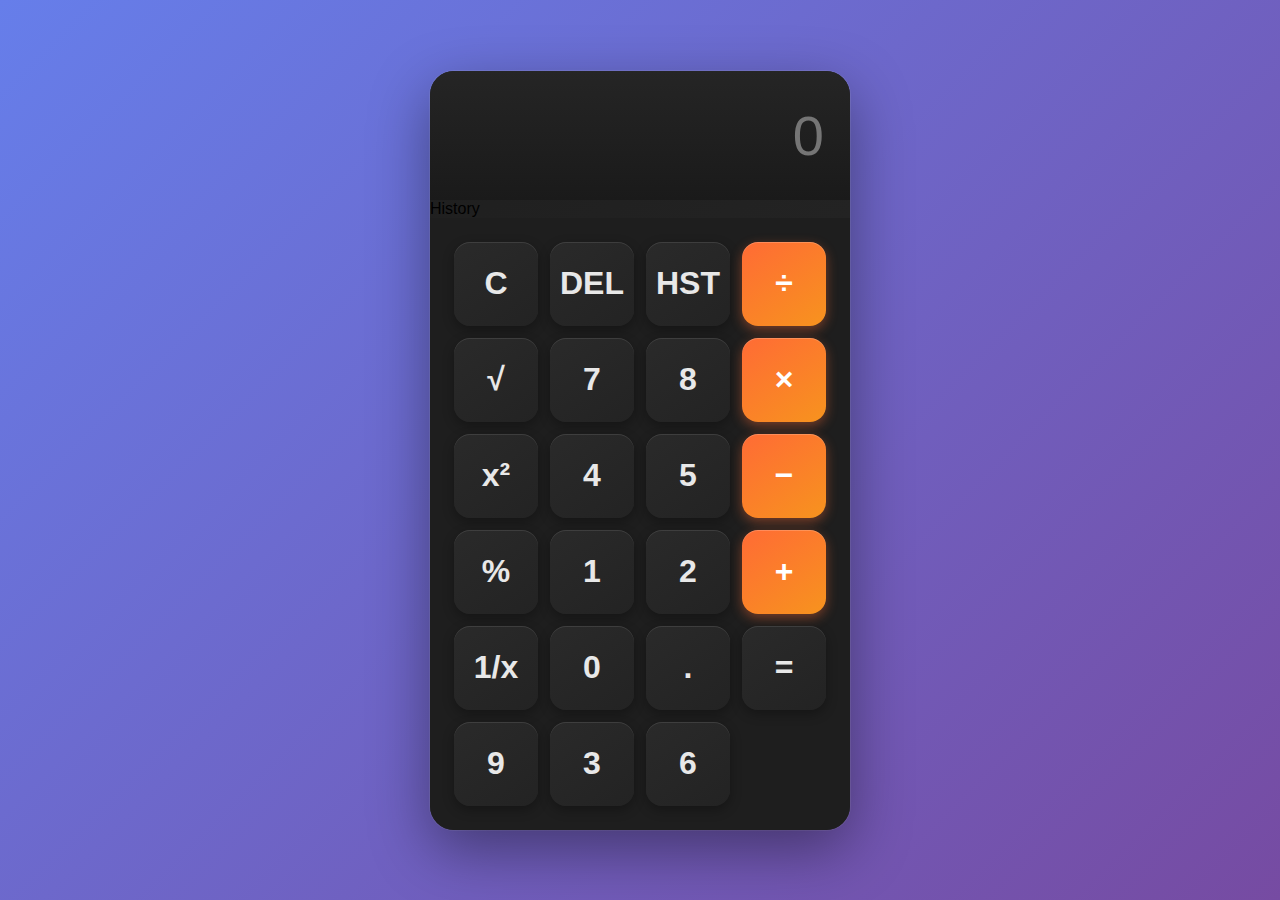
<file: Calculator/index.html>
<!doctype html>
<html lang="en">
  <head>
    <meta charset="UTF-8" />
    <meta name="viewport" content="width=device-width, initial-scale=1.0" />
    <title>Advanced Calculator By Kanishka</title>
    <link rel="stylesheet" href="index.css">
  </head>
  <body>
    <div class="container">
      <div id="Calculator">
        <div class="display-wrapper">
          <input id="display" readonly placeholder="0">
          <div id="history-panel" class="history-panel hidden">
            <div class="history-header">History</div>
            <div id="history-list" class="history-list"></div>
          </div>
        </div>
        <div id="keys">
          <button class="func-btn" data-key="C">C</button>
          <button class="func-btn" data-key="Del">DEL</button>
          <button class="func-btn" data-key="History">HST</button>
          <button class="operator" data-key="/">÷</button>

          <button class="func-btn" data-key="sqrt">√</button>
          <button class="num-btn" data-key="7">7</button>
          <button class="num-btn" data-key="8">8</button>
          <button class="operator" data-key="*">×</button>

          <button class="func-btn" data-key="square">x²</button>
          <button class="num-btn" data-key="4">4</button>
          <button class="num-btn" data-key="5">5</button>
          <button class="operator" data-key="-">−</button>

          <button class="func-btn" data-key="percent">%</button>
          <button class="num-btn" data-key="1">1</button>
          <button class="num-btn" data-key="2">2</button>
          <button class="operator" data-key="+">+</button>

          <button class="func-btn" data-key="reciprocal">1/x</button>
          <button class="num-btn" data-key="0">0</button>
          <button class="num-btn" data-key=".">.</button>
          <button class="equals-btn" data-key="=">=</button>

          <button class="func-btn" data-key="9">9</button>
          <button class="func-btn" data-key="3">3</button>
          <button class="func-btn" data-key="6">6</button>
        </div>
      </div>
    </div>
    <script  src="index.js"></script>
  </body>
</html>
</file>
<file: Calculator/index.css>
* {
  margin: 0;
  padding: 0;
  box-sizing: border-box;
}

body {
  margin: 0;
  display: flex;
  justify-content: center;
  align-items: center;
  min-height: 100vh;
  background: linear-gradient(135deg, #667eea 0%, #764ba2 100%);
  font-family: 'Segoe UI', Tahoma, Geneva, Verdana, sans-serif;
  padding: 16px;
}

#Calculator {
  width: 100%;
  max-width: 420px;
  background: linear-gradient(145deg, #1e1e1e, #2a2a2a);
  border-radius: 24px;
  overflow: hidden;
  box-shadow: 0 20px 60px rgba(0, 0, 0, 0.4),
              0 0 0 1px rgba(255, 255, 255, 0.1);
  animation: slideIn 0.4s ease-out;
}

@keyframes slideIn {
  from {
    opacity: 0;
    transform: translateY(30px);
  }
  to {
    opacity: 1;
    transform: translateY(0);
  }
}

#display {
  width: 100%;
  min-height: 120px;
  padding: 32px 24px;
  font-size: clamp(2rem, 8vw, 3.5rem);
  font-weight: 300;
  text-align: right;
  border: none;
  background: linear-gradient(180deg, #252525 0%, #1a1a1a 100%);
  color: #ffffff;
  word-wrap: break-word;
  word-break: break-all;
  letter-spacing: 2px;
  transition: all 0.2s ease;
}

#keys {
  display: grid;
  grid-template-columns: repeat(4, 1fr);
  gap: 12px;
  padding: 24px;
  background: #1e1e1e;
}

button {
  aspect-ratio: 1;
  width: 100%;
  max-width: 100px;
  border-radius: 16px;
  border: none;
  background: linear-gradient(145deg, #2a2a2a, #232323);
  color: #e8e8e8;
  font-size: clamp(1.5rem, 4vw, 2rem);
  font-weight: 600;
  cursor: pointer;
  transition: all 0.2s ease;
  box-shadow: 0 4px 12px rgba(0, 0, 0, 0.3),
              inset 0 1px 0 rgba(255, 255, 255, 0.1);
  position: relative;
  overflow: hidden;
}

button::before {
  content: '';
  position: absolute;
  top: 50%;
  left: 50%;
  width: 0;
  height: 0;
  border-radius: 50%;
  background: rgba(255, 255, 255, 0.1);
  transform: translate(-50%, -50%);
  transition: width 0.4s, height 0.4s;
}

button:active::before {
  width: 300px;
  height: 300px;
}

button:hover {
  transform: translateY(-2px);
  box-shadow: 0 6px 16px rgba(0, 0, 0, 0.4),
              inset 0 1px 0 rgba(255, 255, 255, 0.15);
}

button:active {
  transform: translateY(0);
  box-shadow: 0 2px 8px rgba(0, 0, 0, 0.3),
              inset 0 1px 0 rgba(255, 255, 255, 0.1);
}

.operator {
  background: linear-gradient(145deg, #ff6b35, #f7931e);
  color: #ffffff;
  font-weight: 700;
  box-shadow: 0 4px 12px rgba(255, 107, 53, 0.4),
              inset 0 1px 0 rgba(255, 255, 255, 0.2);
}

.operator:hover {
  background: linear-gradient(145deg, #ff8555, #ffa73e);
  box-shadow: 0 6px 16px rgba(255, 107, 53, 0.5),
              inset 0 1px 0 rgba(255, 255, 255, 0.25);
}

.operator:active {
  background: linear-gradient(145deg, #ff9b75, #ffbb5e);
  box-shadow: 0 2px 8px rgba(255, 107, 53, 0.4),
              inset 0 1px 0 rgba(255, 255, 255, 0.2);
}

@media (max-width: 768px) {
  body {
    padding: 12px;
  }

  #Calculator {
    max-width: 100%;
    border-radius: 20px;
  }

  #display {
    min-height: 100px;
    padding: 24px 20px;
    font-size: clamp(1.8rem, 7vw, 3rem);
  }

  #keys {
    gap: 10px;
    padding: 20px;
  }

  button {
    font-size: clamp(1.3rem, 3.5vw, 1.8rem);
    border-radius: 14px;
  }
}

@media (max-width: 480px) {
  body {
    padding: 8px;
  }

  #Calculator {
    border-radius: 16px;
  }

  #display {
    min-height: 90px;
    padding: 20px 16px;
    font-size: clamp(1.5rem, 6vw, 2.5rem);
  }

  #keys {
    gap: 8px;
    padding: 16px;
  }

  button {
    font-size: clamp(1.2rem, 3vw, 1.6rem);
    border-radius: 12px;
  }
}

@media (max-width: 360px) {
  #display {
    min-height: 80px;
    padding: 16px 12px;
  }

  #keys {
    gap: 6px;
    padding: 12px;
  }
}

@media (hover: none) {
  button:hover {
    transform: none;
  }
}
</file>
